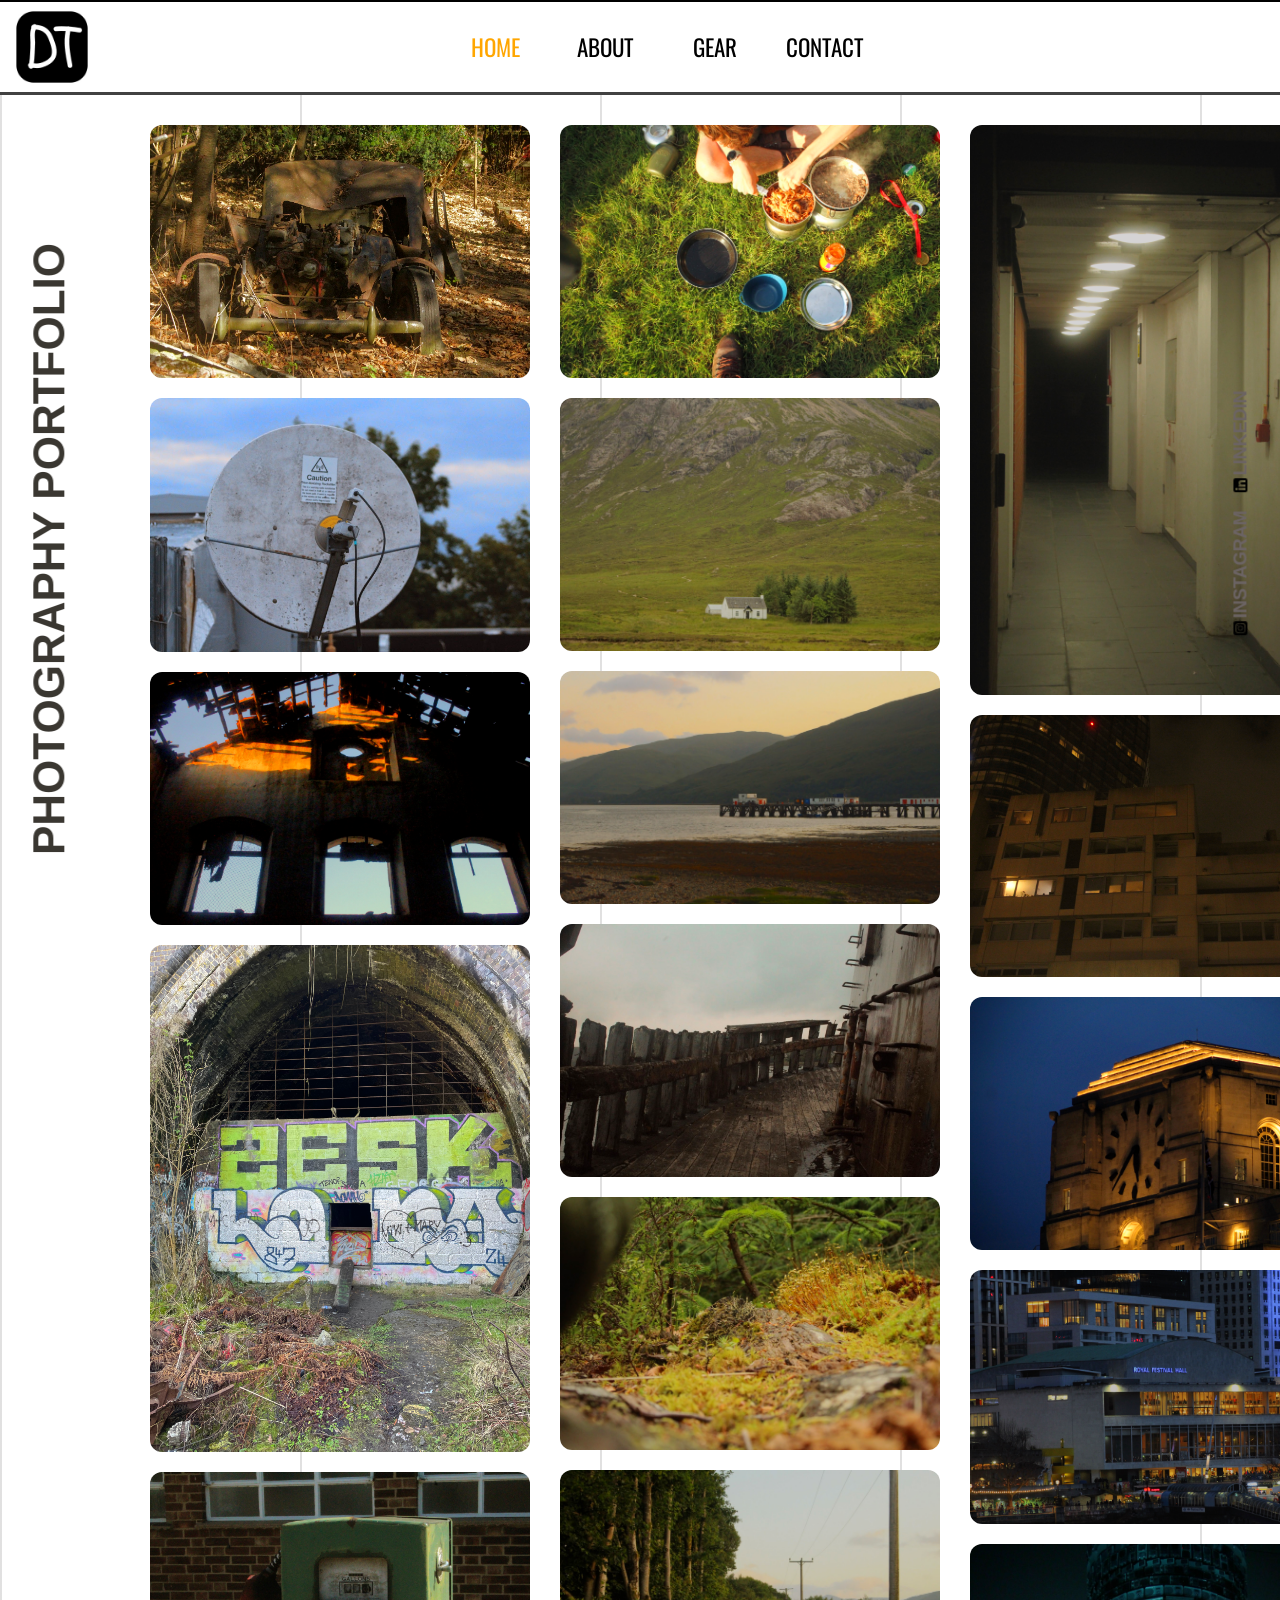
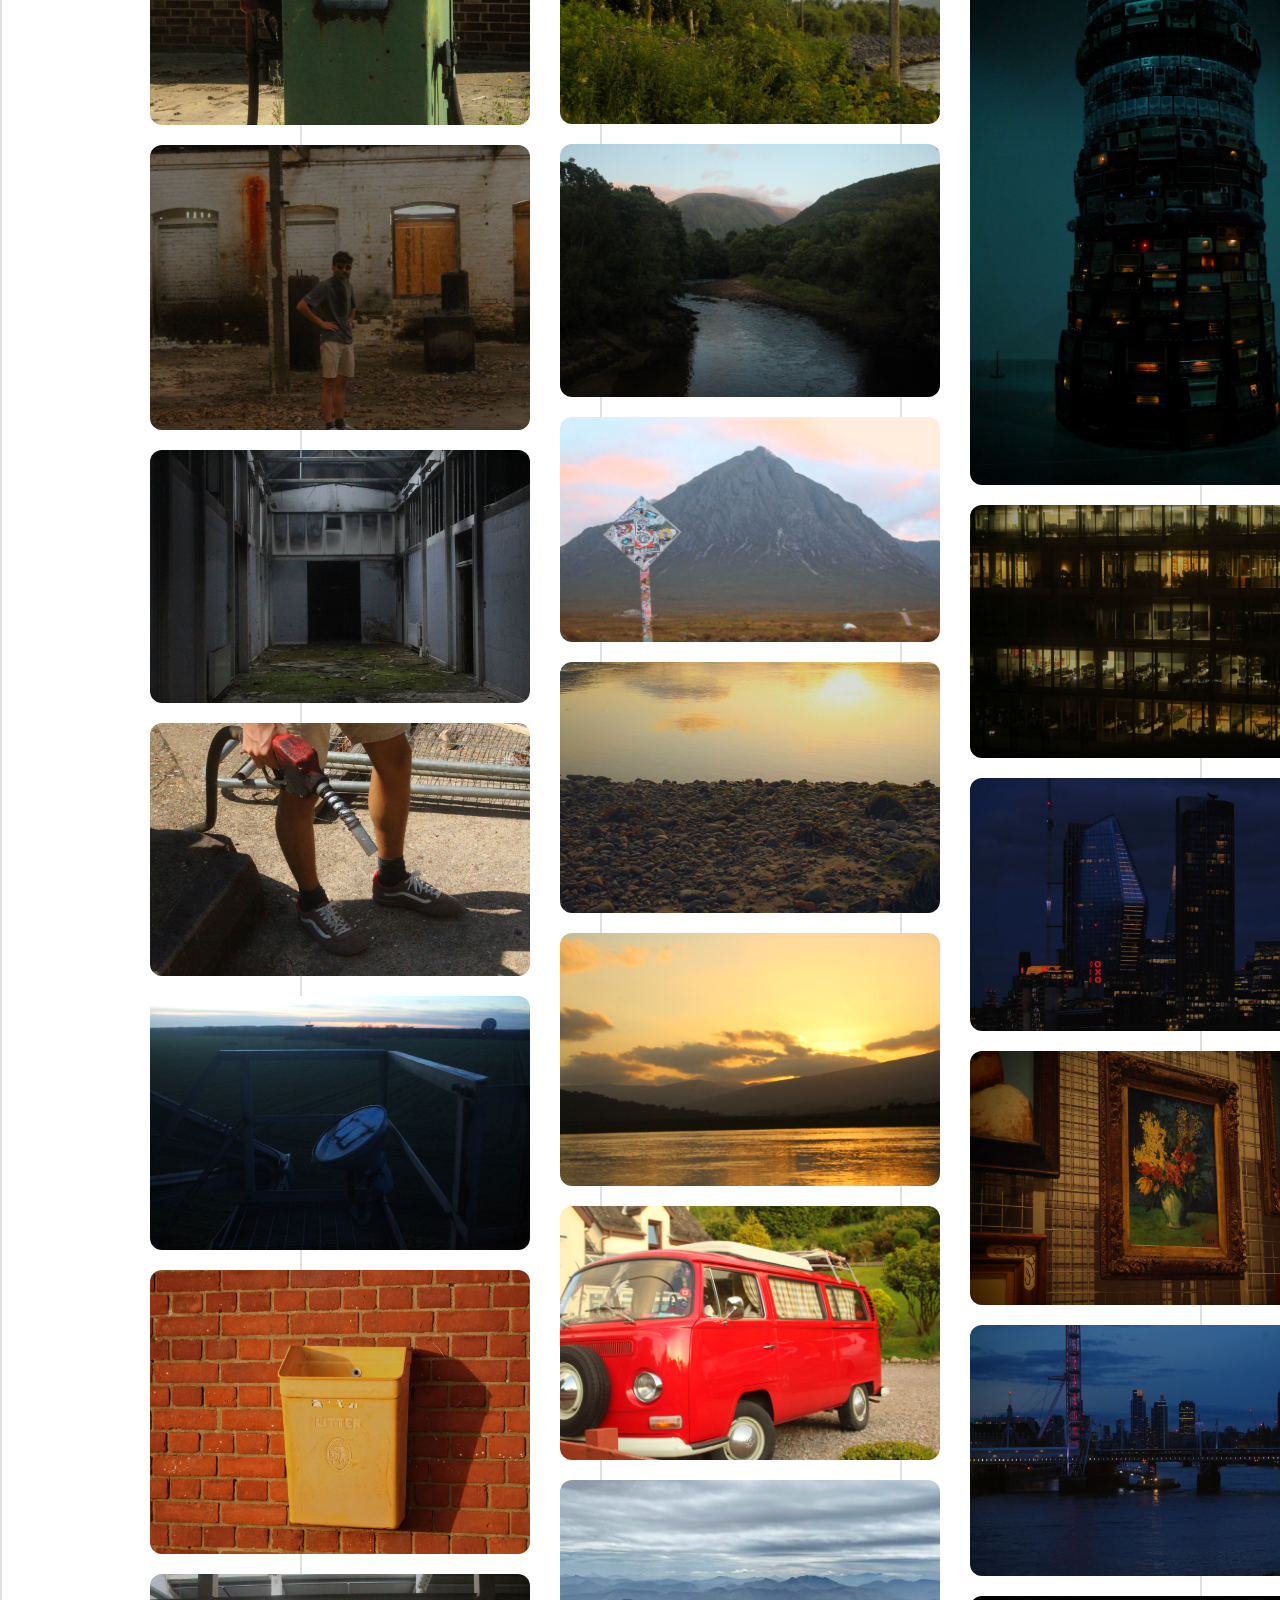
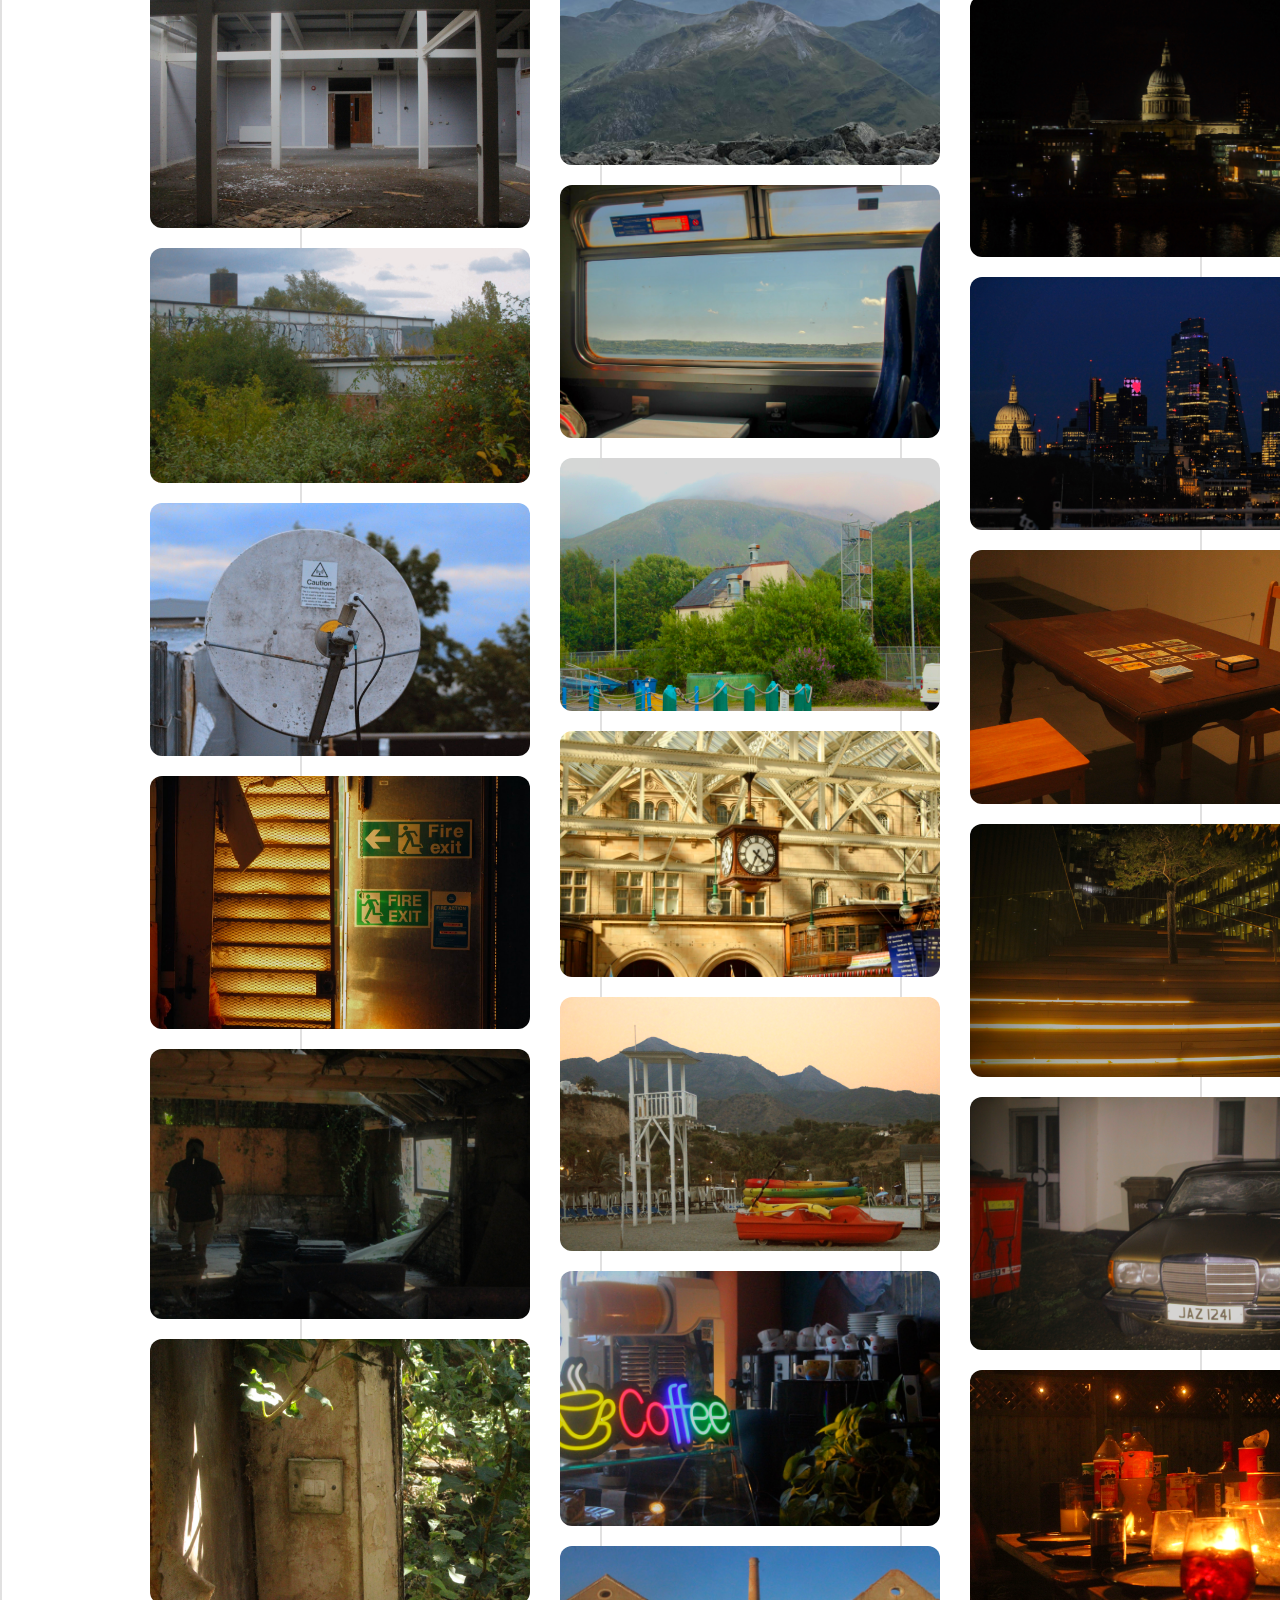
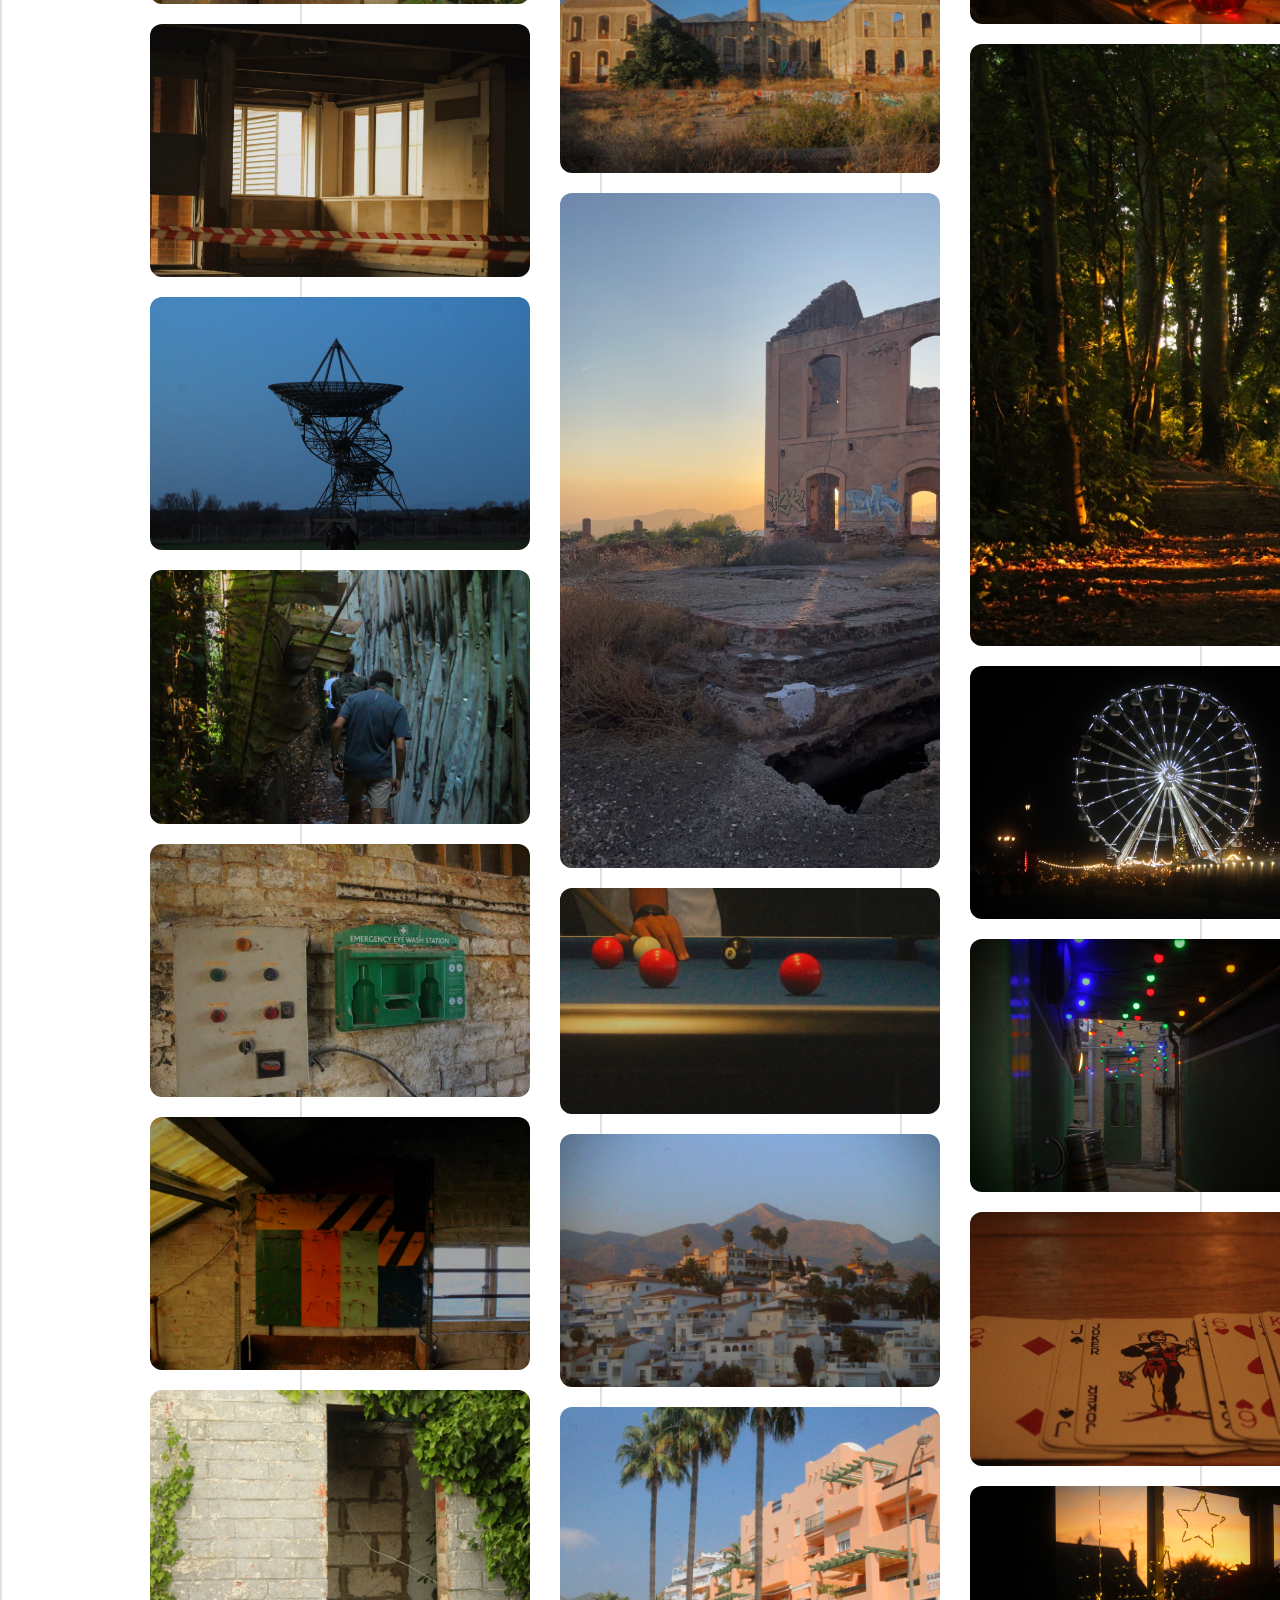
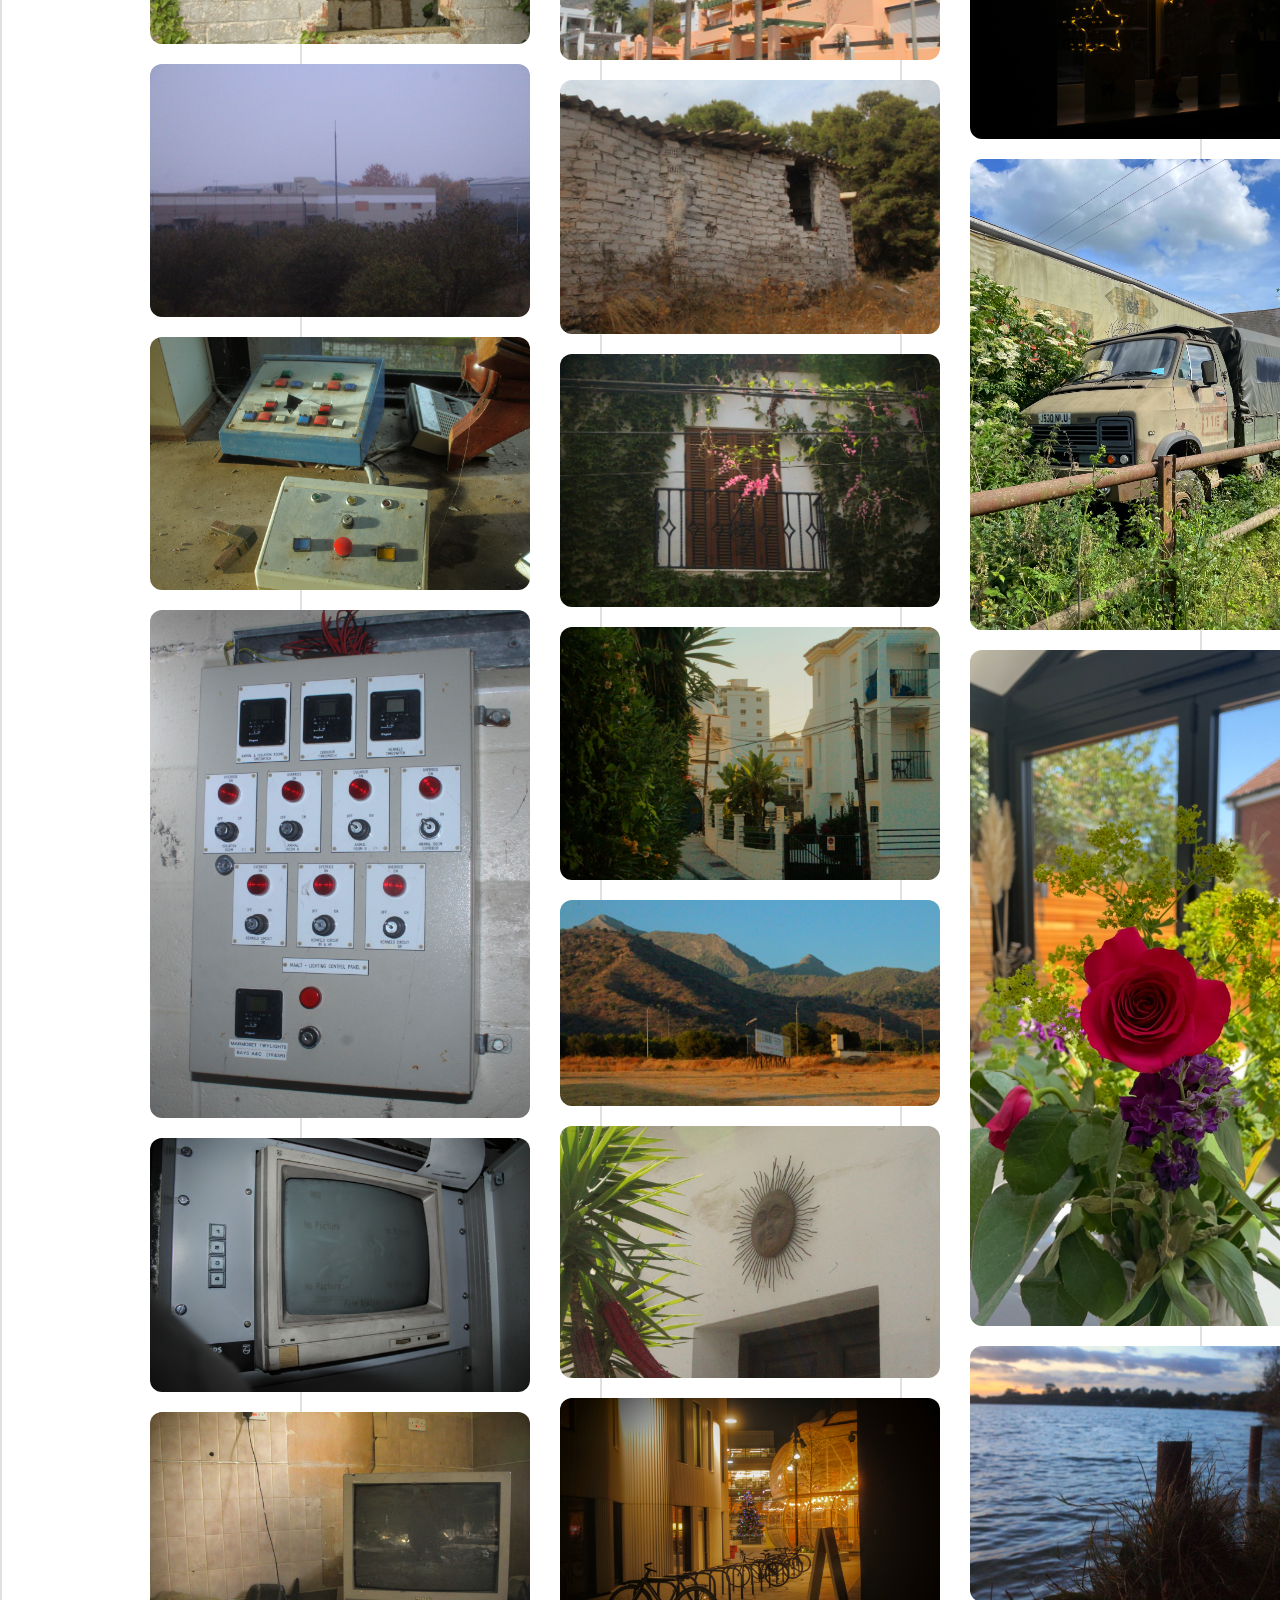
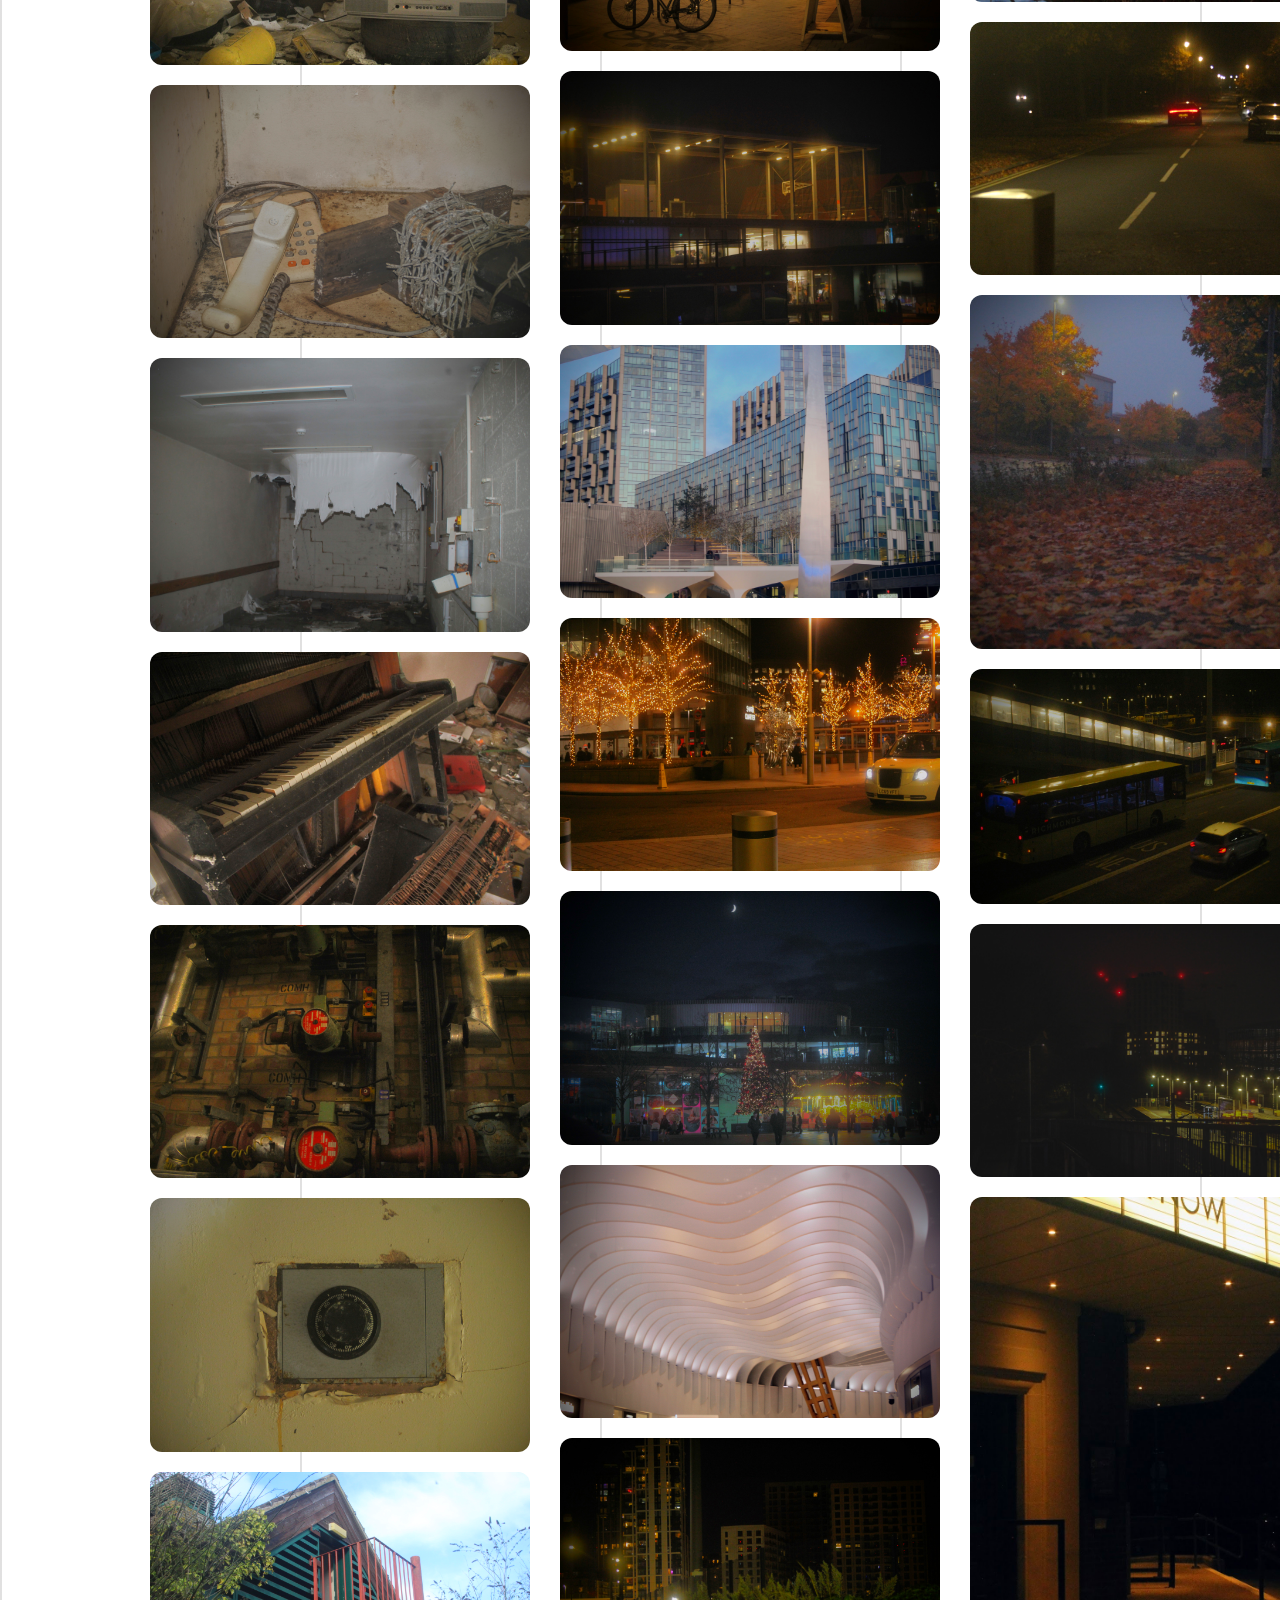
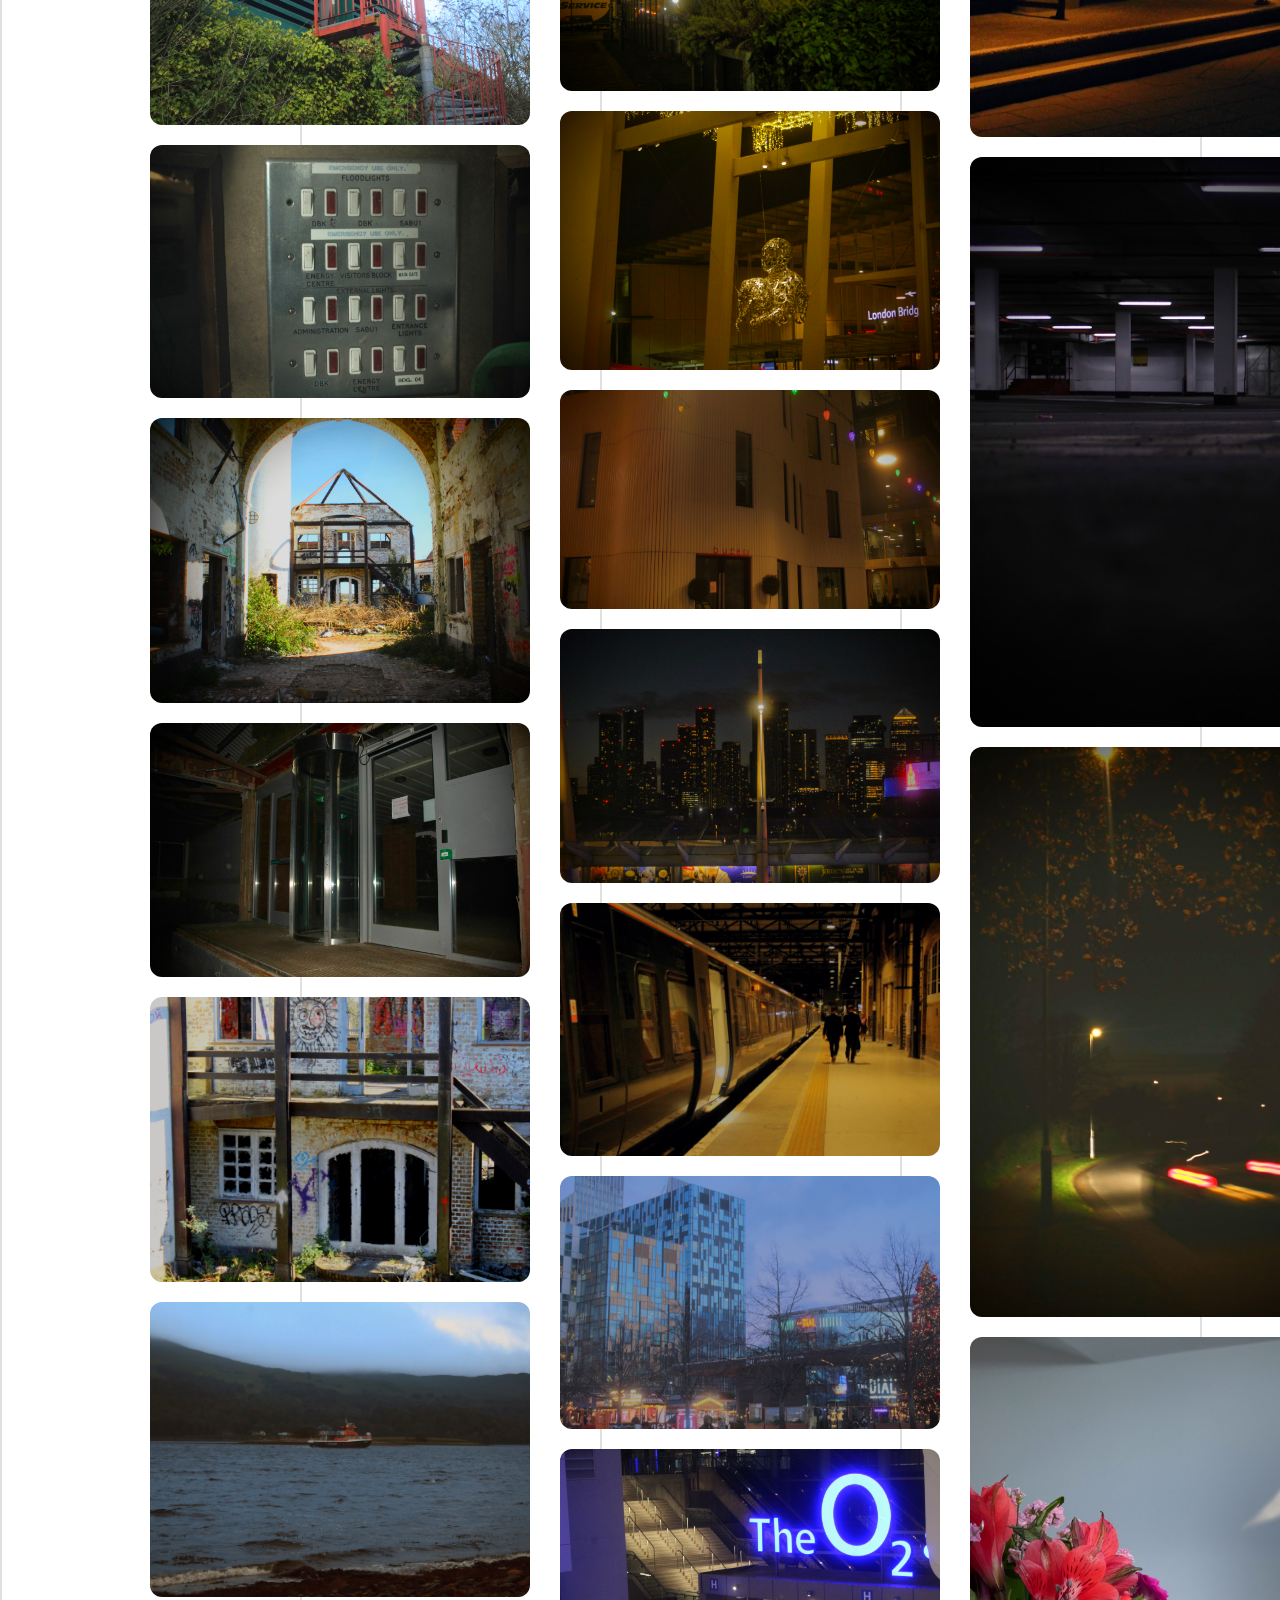
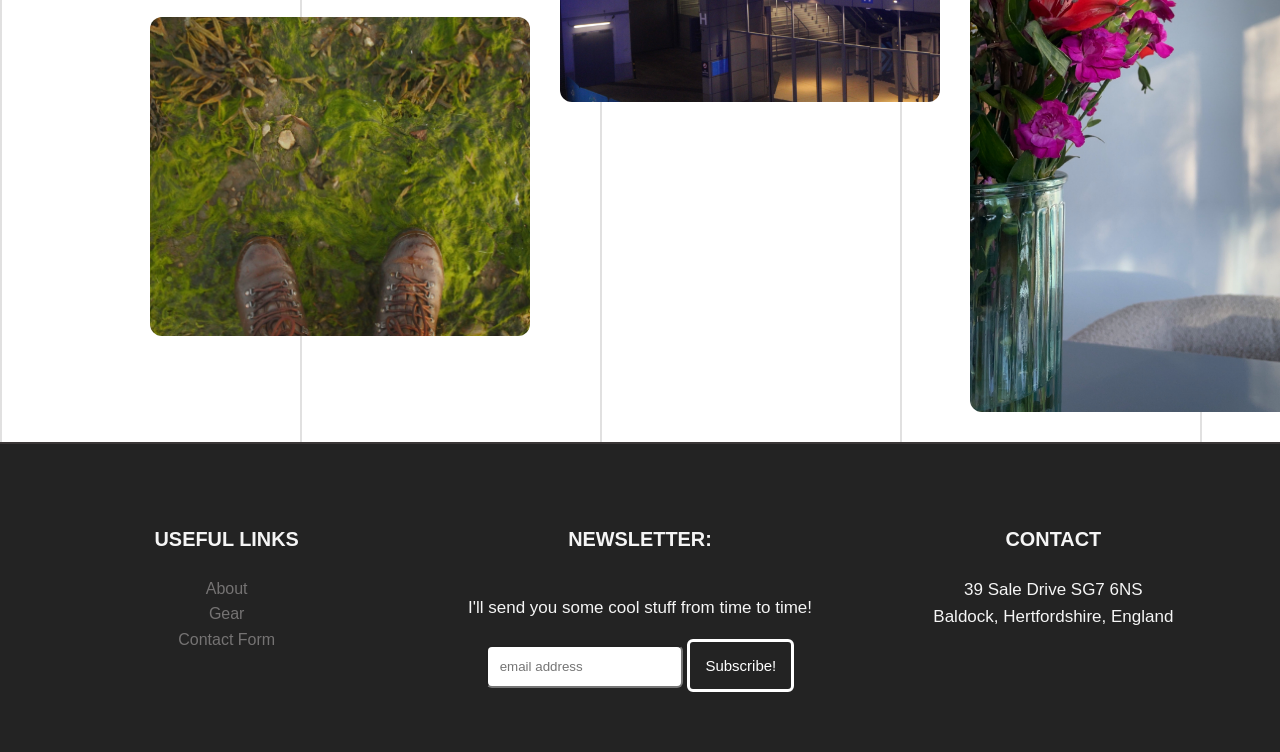
<file: index.html>
<!DOCTYPE html>
<html>
    <head>
        <meta charset="UTF-8"/>
        <link rel="stylesheet" href="style.css">
        <title>Photography Portfolio EPQ</title>
        <link rel="icon" type="image/x-icon" href="logos/favicon.jpg">
        <link rel="preconnect" href="https://fonts.googleapis.com">
        <link rel="preconnect" href="https://fonts.gstatic.com" crossorigin>
        <link href="https://fonts.googleapis.com/css2?family=Oswald:wght@200..700&display=swap" rel="stylesheet">
    </head>
<body>
<div class="side-socials">
  <a href="https://instagram.com/daxtek" target="_blank">
    <img src="logos/insta-dark.svg" alt="Instagram Icon" class="insta-icon">
    <b>INSTAGRAM</b>
  </a>
  <a href="https://www.linkedin.com/in/dax-tek-2087a03a9/" target="_blank">
    <img src="logos/linkedin.svg" alt="LinkedIn Icon" class="linkedin-icon">
    <b>LINKEDIN</b>
  </a>
</div>
<div class="side-title">
  <h1>PHOTOGRAPHY PORTFOLIO</h1>
</div>
<nav class="navbar">
  <a href="index.html"><img class="logo" src="logos/favicon.jpg" alt="Logo"></a>
  <ul>
    <li><a class="active" href="index.html"><p>HOME </p></a></li>
    <li><a href="about.html"><p>ABOUT</p></a></li>
    <li><a href="gear.html"><p>GEAR</p></a></li>
    <li><a href="contact.html"><p>CONTACT</p></a></li>
  </ul>
</nav>
<main>
<div class="gallery">
<div class="item"><img src="pics/urbex-car.PNG" onclick="FullView(this.src)"> </div>
<div class="item"><img src="pics/urbex-radiation.JPG" onclick="FullView(this.src)"> </div>
<div class="item"><img src="pics/urbex-spain-roof.JPG" onclick="FullView(this.src)"> </div>
<div class="item"><img src="pics/urbex-tunnel-entry.jpeg" onclick="FullView(this.src)"> </div>
<div class="item"><img src="pics/urbex-gas.JPG" onclick="FullView(this.src)"> </div>
<div class="item"><img src="pics/urbex-glasses.JPG" onclick="FullView(this.src)"> </div>
<div class="item"><img src="pics/urbex-hallway.JPG" onclick="FullView(this.src)"> </div>
<div class="item"><img src="pics/urbex-hand-gas.JPG" onclick="FullView(this.src)"> </div>
<div class="item"><img src="pics/urbex-light.JPG" onclick="FullView(this.src)"> </div>
<div class="item"><img src="pics/urbex-litter.JPG" onclick="FullView(this.src)"> </div>
<div class="item"><img src="pics/urbex-pillars.JPG" onclick="FullView(this.src)"> </div>
<div class="item"><img src="pics/urbex-school.JPG" onclick= "FullView(this.src)"> </div>
<div class="item"><img src="pics/urbex-radiation.JPG"onclick="FullView(this.src)"> </div>
<div class="item"><img src="pics/urbex-shutters.JPG"onclick="FullView(this.src)"></div>
<div class="item"><img src="pics/urbex-stacks.JPG"onclick="FullView(this.src)"></div>
<div class="item"><img src="pics/urbex-switch.JPG"onclick="FullView(this.src)"></div>
<div class="item"><img src="pics/urbex-tape.JPG"onclick="FullView(this.src)"></div>
<div class="item"><img src="pics/urbex-telescope.JPG"onclick="FullView(this.src)"></div>
<div class="item"><img src="pics/urbex-walk.JPG"onclick="FullView(this.src)"></div>
<div class="item"><img src="pics/urbex-wash.JPG"onclick="FullView(this.src)"></div>
<div class="item"><img src="pics/urbex-colours.jpg"onclick="FullView(this.src)"></div>
<div class="item"><img src="pics/urbex-paneless window.JPG" onclick="FullView(this.src)"></div>
<div class="item"><img src="pics/urbex-starwood-ext.JPG" onclick="FullView(this.src)"></div>
<div class="item"><img src="pics/urbex-control-gate.JPG" onclick="FullView(this.src)"></div>
<div class="item"><img src="pics/urbex-control-light.JPG" onclick="FullView(this.src)"></div>
<div class="item"><img src="pics/urbex-display.JPG" onclick="FullView(this.src)"></div>
<div class="item"><img src="pics/urbex-old-tv.JPG" onclick="FullView(this.src)"></div>
<div class="item"><img src="pics/urbex-phone.JPG" onclick="FullView(this.src)"></div>
<div class="item"><img src="pics/urbex-paint-melt.JPG" onclick="FullView(this.src)"></div>
<div class="item"><img src="pics/urbex-piano.JPG" onclick="FullView(this.src)"></div>
<div class="item"><img src="pics/urbex-pipes.JPG" onclick="FullView(this.src)"></div>
<div class="item"><img src="pics/urbex-safe.JPG" onclick="FullView(this.src)"></div>
<div class="item"><img src="pics/urbex-red-stairs.JPG" onclick="FullView(this.src)"></div>
<div class="item"><img src="pics/urbex-switches.JPG" onclick="FullView(this.src)"></div>
<div class="item"><img src="pics/urbex-dairy-farm.JPG" onclick="FullView(this.src)"></div>
<div class="item"><img src="pics/urbex-locked-door.JPG" onclick="FullView(this.src)"></div>
<div class="item"><img src="pics/urbex-dairy-inner.JPG" onclick="FullView(this.src)"></div>

<div class="item"><img src="pics/scotland-boat.jpg"onclick="FullView(this.src)"></div>
<div class="item"><img src="pics/scotland-boots.JPG"onclick="FullView(this.src)"></div>
<div class="item"><img src="pics/scotland-cook.JPG"onclick="FullView(this.src)"></div>
<div class="item"><img src="pics/scotland-cottage.JPG"onclick="FullView(this.src)"></div>
<div class="item"><img src="pics/scotland-docks.JPG"onclick="FullView(this.src)"></div>
<div class="item"><img src="pics/scotland-deck.jpeg"onclick="FullView(this.src)"></div>
<div class="item"><img src="pics/scotland-log.JPG" onclick="FullView(this.src)"></div>
<div class="item"><img src="pics/scotland-forest.JPG" onclick="FullView(this.src)"></div>
<div class="item"><img src="pics/scotland-river.JPG" onclick="FullView(this.src)"></div>
<div class="item"><img src="pics/scotland-mountain.JPG" onclick="FullView(this.src)"></div>
<div class="item"><img src="pics/scotland-rocks.jpeg" onclick="FullView(this.src)"></div>
<div class="item"><img src="pics/scotland-sea.JPG" onclick="FullView(this.src)"></div>
<div class="item"><img src="pics/scotland-van.JPG" onclick="FullView(this.src)"></div>
<div class="item"><img src="pics/scotland-mountain-view.jpg" onclick="FullView(this.src)"></div>
<div class="item"><img src="pics/scotland-train-window.JPG" onclick= "FullView(this.src)"></div>
<div class="item"><img src="pics/scotland-house-tower.JPG" onclick= "FullView(this.src)"></div>
<div class="item"><img src="pics/glasgow-station.JPG"onclick="FullView(this.src)"></div>


<div class="item"><img src="pics/spain-boats.JPG" onclick="FullView(this.src)"></div>
<div class="item"><img src="pics/spain-coffee.jpg" onclick="FullView(this.src)"></div>
<div class="item"><img src="pics/spain-factory.jpg" onclick="FullView(this.src)"></div>
<div class="item"><img src="pics/spain-ruins-sunset.JPG" onclick="FullView(this.src)"></div>
<div class="item"><img src="pics/spain-snooker.JPG" onclick="FullView(this.src)"></div>
<div class="item"><img src="pics/spain_houses.jpg" onclick="FullView(this.src)"></div>
<div class="item"><img src="pics/spain_palm.jpg" onclick="FullView(this.src)"></div>
<div class="item"><img src="pics/spain-shack.jpg" onclick="FullView(this.src)"></div>
<div class="item"><img src="pics/spain-flowers.jpg" onclick="FullView(this.src)"></div>
<div class="item"><img src="pics/spain-villas.JPG" onclick="FullView(this.src)"></div>
<div class="item"><img src="pics/spain-billboard.JPG" onclick= "FullView(this.src)"></div>
<div class="item"><img src="pics/spain-sun-decor.JPG" onclick= "FullView(this.src)"></div>


<div class="item"><img src="pics/london-ally.JPG" onclick= "FullView(this.src)"></div>
<div class="item"><img src="pics/london-basketball.JPG" onclick="FullView(this.src)"></div>
<div class="item"><img src="pics/london-buildings.JPG" onclick="FullView(this.src)"></div>
<div class="item"><img src="pics/london-lights.JPG" onclick="FullView(this.src)"></div>
<div class="item"><img src="pics/london-night-tree.JPG" onclick="FullView(this.src)"></div>
<div class="item"><img src="pics/london-o2-roof.JPG" onclick="FullView(this.src)"></div>
<div class="item"><img src="pics/london-plant-tower.JPG" onclick="FullView(this.src)"></div>
<div class="item"><img src="pics/london-sculpture.JPG" onclick="FullView(this.src)"></div>
<div class="item"><img src="pics/london-stripe-wall.JPG" onclick="FullView(this.src)"></div>
<div class="item"><img src="pics/london-towers.JPG" onclick="FullView(this.src)"></div>
<div class="item"><img src="pics/london-train.JPG" onclick= "FullView(this.src)"></div>
<div class="item"><img src="pics/london-xmas.JPG" onclick="FullView(this.src)"></div>
<div class="item"><img src="pics/london-o2.JPG" onclick="FullView(this.src)"></div>
<div class="item"><img src="pics/london-ally-2.JPG" onclick="FullView(this.src)"></div>
<div class="item"><img src="pics/london-apartments.JPG" onclick="FullView(this.src)"></div>
<div class="item"><img src="pics/london-clock.JPG" onclick="FullView(this.src)"></div>
<div class="item"><img src="pics/london-festival-hall.JPG" onclick="FullView(this.src)"></div>
<div class="item"><img src="pics/london-media-tower.JPG" onclick="FullView(this.src)"></div>
<div class="item"><img src="pics/london-offices.JPG" onclick="FullView(this.src)"></div>
<div class="item"><img src="pics/london-oxo.JPG" onclick="FullView(this.src)"></div>
<div class="item"><img src="pics/london-picasso-flowers.JPG" onclick="FullView(this.src)"></div>
<div class="item"><img src="pics/london-river-big-ben.JPG" onclick="FullView(this.src)"></div>
<div class="item"><img src="pics/london-st-paul.JPG" onclick="FullView(this.src)"></div>
<div class="item"><img src="pics/london-skyline.JPG" onclick="FullView(this.src)"></div>
<div class="item"><img src="pics/london-tarots.JPG" onclick="FullView(this.src)"></div>
<div class="item"><img src="pics/london-tree-stairs.JPG" onclick="FullView(this.src)"></div>

<div class="item"><img src="pics/baldock-car.JPG" onclick="FullView(this.src)"></div>
<div class="item"><img src="pics/baldock-drinks.JPG" onclick="FullView(this.src)"></div>
<div class="item"><img src="pics/hitchin-forest.jpg" onclick="FullView(this.src)"></div>
<div class="item"><img src="pics/cambs-ferris.JPG" onclick="FullView(this.src)"></div>
<div class="item"><img src="pics/cambs-light-ally.JPG" onclick= "FullView(this.src)"></div>
<div class="item"><img src="pics/joker-card.JPG" onclick= "FullView(this.src)"></div>
<div class="item"><img src="pics/yorkshire-window.JPG" onclick="FullView(this.src)"></div>
<div class="item"><img src="pics/unknown-military-car.jpeg" onclick="FullView(this.src)"></div>
<div class="item"><img src="pics/baldock-rose.JPG" onclick="FullView(this.src)"></div>
<div class="item"><img src="pics/fairfield-lagoon.JPG" onclick="FullView(this.src)"></div>
<div class="item"><img src="pics/letchworth-car.JPG" onclick="FullView(this.src)"></div>
<div class="item"><img src="pics/letchworth-autum-leaves.JPG" onclick="FullView(this.src)"></div>
<div class="item"><img src="pics/stevenage-bus.JPG" onclick="FullView(this.src)"></div>
<div class="item"><img src="pics/stevenage-construction.JPG" onclick="FullView(this.src)"></div>
<div class="item"><img src="pics/letchworth-cinema.jpg" onclick="FullView(this.src)"></div>
<div class="item"><img src="pics/letchworth-car-park.jpg" onclick="FullView(this.src)"></div>
<div class="item"><img src="pics/letchworth-speeding-car.jpg" onclick="FullView(this.src)"></div>
<div class="item"><img src="pics/baldock-flowers2.JPG" onclick="FullView(this.src)"></div>

</div>
<div id="FullScreenClick">
  <span id="Close" onclick="CloseFull()">&times;</span>
  <img id="FullImg">
</div>
<script src="script.js"></script>

</main>


<footer class="footer">
<div class="footer-columns">
  <div class="col-1">
    <h3>USEFUL LINKS</h3>
    <a href="about.html">About</a>
    <a href="gear.html">Gear</a>
    <a href="contact.html">Contact Form</a>
  </div>

  <div class="col-2">
    <h3>NEWSLETTER:</h3>
    <p>I'll send you some cool stuff from time to time!</p>
    <form class="newsletter-form">
      <input type="email" placeholder="email address">
      <button type="submit">Subscribe!</button>
    </form>
  </div>

  <div class="col-3">
    <h3>CONTACT</h3>
    <p>39 Sale Drive SG7 6NS <br> Baldock, Hertfordshire, England</p>
  </div>

</div>
</footer>
    </body>
</html>
</file>
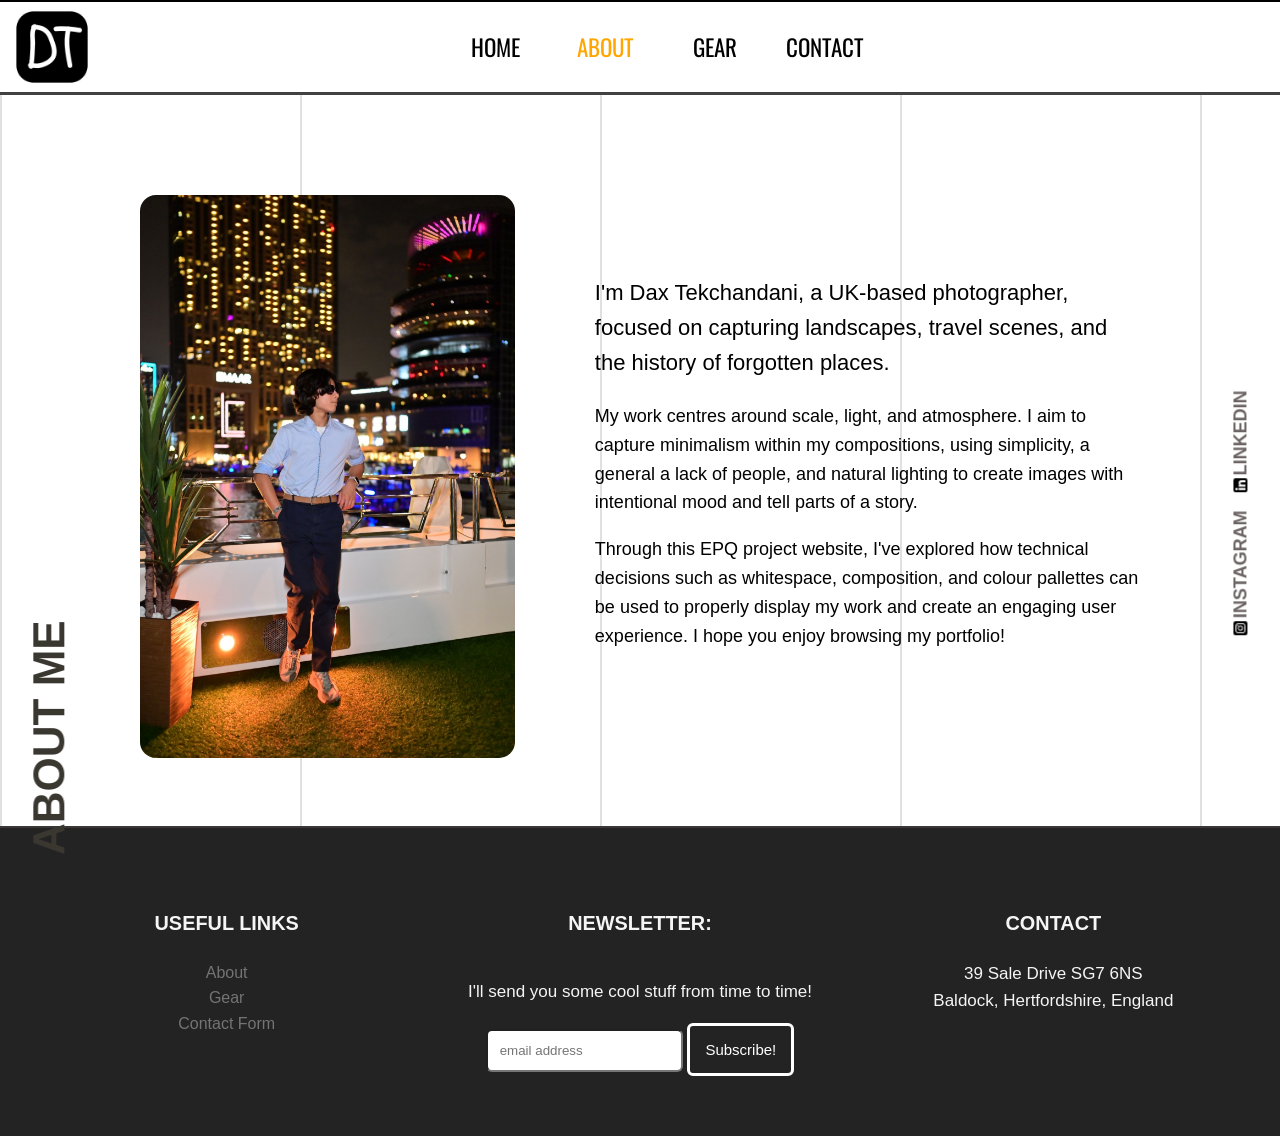
<file: about.html>
<!DOCTYPE html>
<html>
    <head>
        <meta charset="UTF-8"/>
        <link rel="stylesheet" href="style.css">
        <title>Photography Portfolio EPQ</title>
        <link rel="icon" type="image/x-icon" href="logos/favicon.jpg">
        <link rel="preconnect" href="https://fonts.googleapis.com">
        <link rel="preconnect" href="https://fonts.gstatic.com" crossorigin>
        <link href="https://fonts.googleapis.com/css2?family=Oswald:wght@200..700&display=swap" rel="stylesheet">
    </head>

<body>
<div class="side-socials">
  <a href="https://instagram.com/daxtek" target="_blank">
    <img src="logos/insta-dark.svg" alt="Instagram Icon" class="insta-icon">
    <b>INSTAGRAM</b>
  </a>
  <a href="https://www.linkedin.com/in/dax-tek-2087a03a9/" target="_blank">
    <img src="logos/linkedin.svg" alt="LinkedIn Icon" class="linkedin-icon">
    <b>LINKEDIN</b>
  </a>
</div>
<div class="side-title">
  <h1>ABOUT ME</h1>
</div>
<nav class="navbar">
  <a href="index.html"><img class="logo" src="logos/favicon.jpg" alt="Logo"></a>
  <ul>
    <li><a href="index.html"><p>HOME</p></a></li>
    <li><a class="active" href="about.html"><p>ABOUT</p></a></li>
    <li><a href="gear.html"><p>GEAR</p></a></li>
    <li><a href="contact.html"><p>CONTACT</p></a></li>
  </ul>
</nav>


<main>
  <section class="about-section">
    <div class="about-portrait">
      <img src="pics/dax-tek.JPG" alt="Dax Tek Portrait">
    </div>

    <div class="about-text">
      <p class="lead"> I'm Dax Tekchandani, a UK-based photographer, focused on capturing landscapes, travel scenes,
        and the history of forgotten places.</p>
      <p>My work centres around scale, light, and atmosphere. I aim to capture minimalism within my compositions, using simplicity,
        a general a lack of people, and natural lighting to create images with intentional mood and tell parts of a story.</p>
      <p>Through this EPQ project website, I've explored how technical decisions such as whitespace, composition, and colour
        pallettes can be used to properly display my work and create an engaging user experience. 
        I hope you enjoy browsing my portfolio!</p>
      </p>
    </div>
  </section>
</main>


<footer class="footer">
<div class="footer-columns">
  <div class="col-1">
    <h3>USEFUL LINKS</h3>
    <a href="about.html">About</a>
    <a href="gear.html">Gear</a>
    <a href="contact.html">Contact Form</a>
  </div>

  <div class="col-2">
    <h3>NEWSLETTER:</h3>
    <p>I'll send you some cool stuff from time to time!</p>
    <form class="newsletter-form">
      <input type="email" placeholder="email address">
      <button type="submit">Subscribe!</button>
    </form>
  </div>

  <div class="col-3">
    <h3>CONTACT</h3>
    <p>39 Sale Drive SG7 6NS <br> Baldock, Hertfordshire, England</p>
  </div>

</div>
</footer>

</body>
</html>
</file>
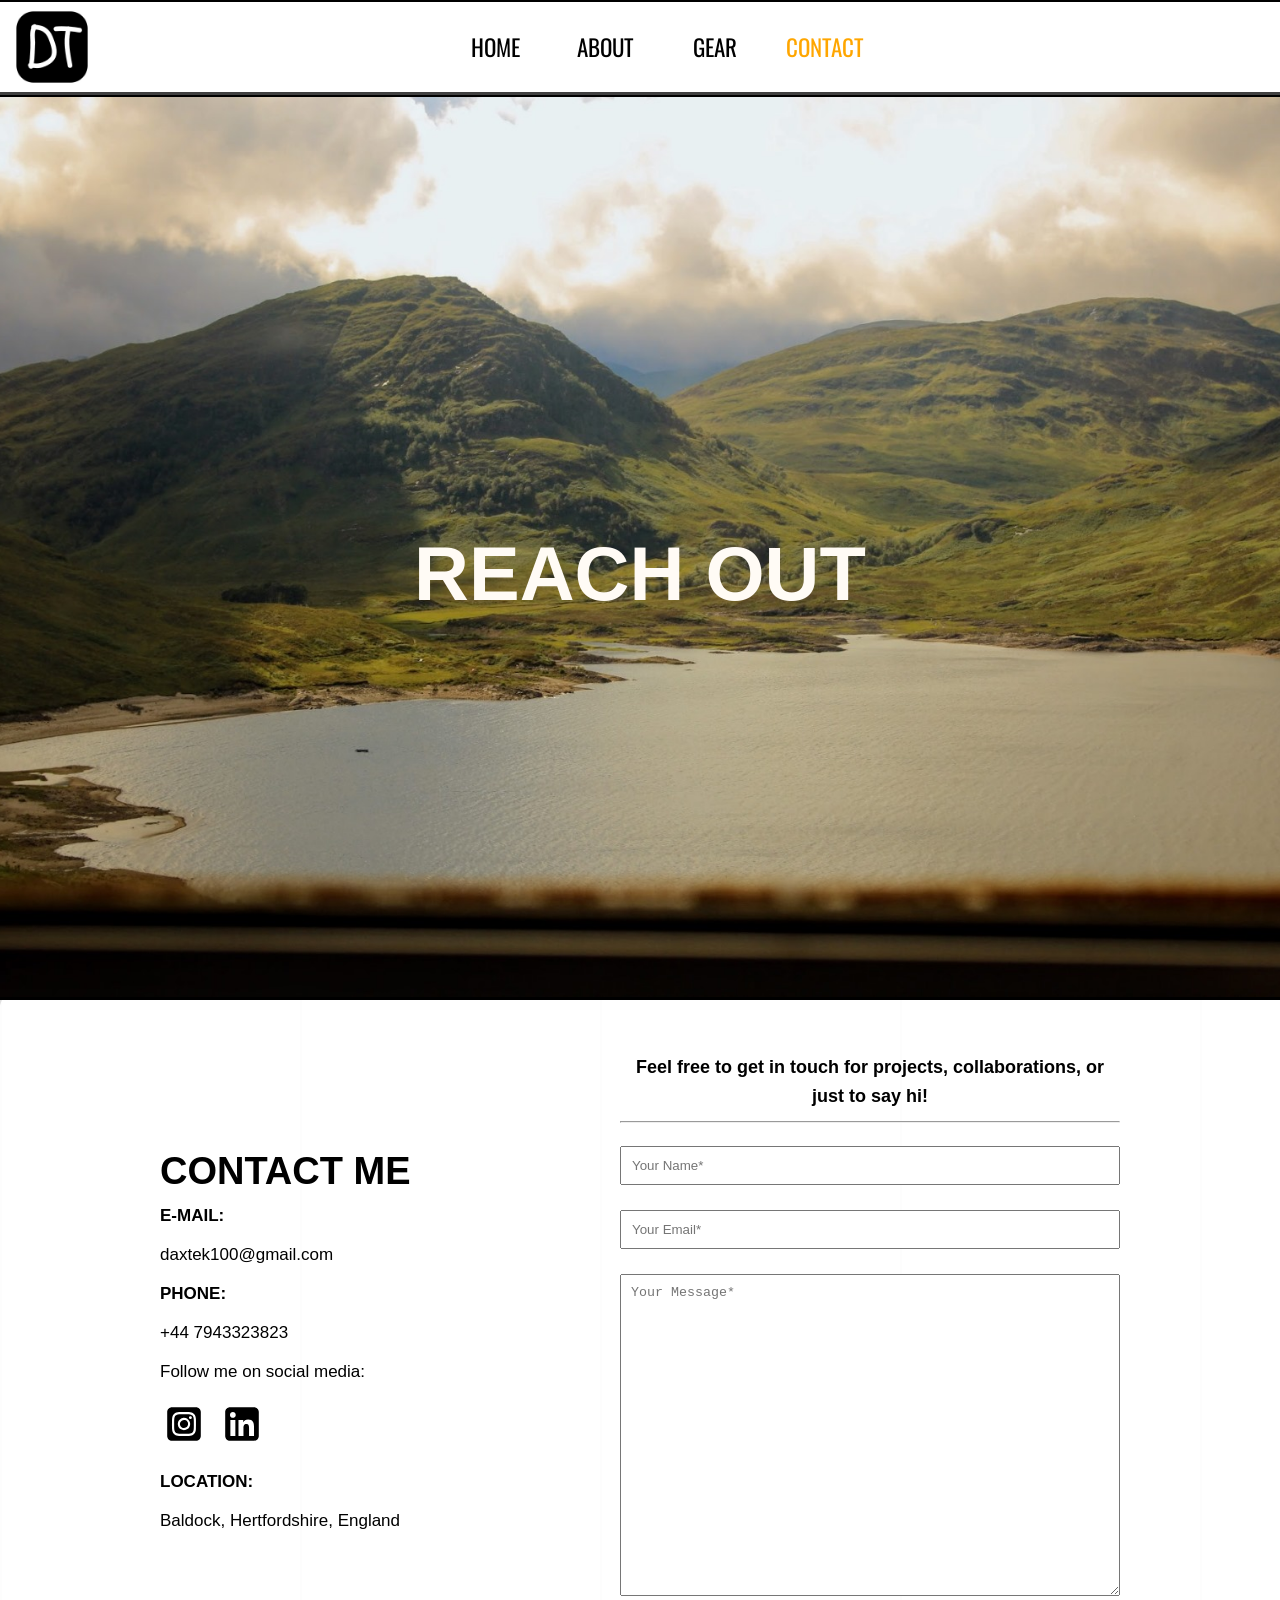
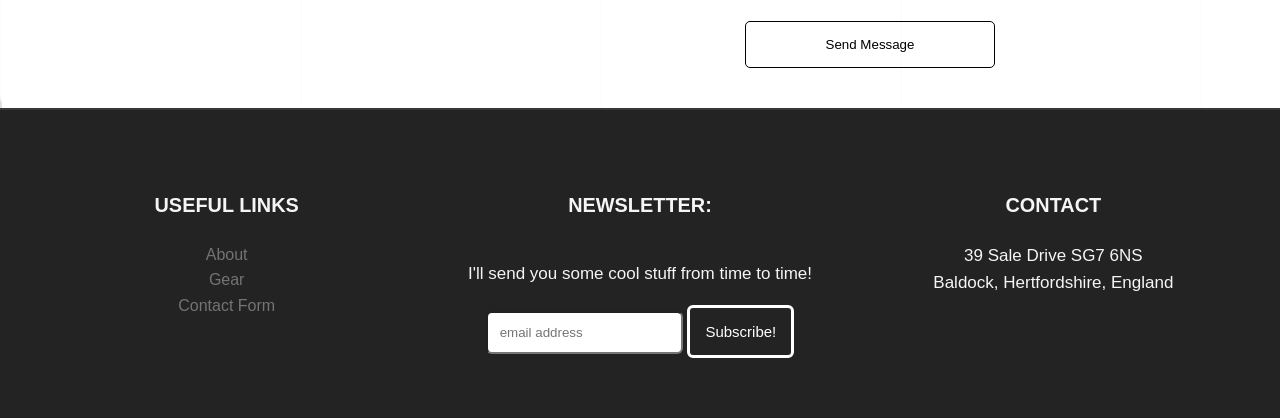
<file: contact.html>
<!DOCTYPE html>
<html>
    <head>
        <meta charset="UTF-8"/>
        <link rel="stylesheet" href="style.css">
        <title>Photography Portfolio EPQ</title>
        <link rel="icon" type="image/x-icon" href="logos/favicon.jpg">
        <link rel="preconnect" href="https://fonts.googleapis.com">
        <link rel="preconnect" href="https://fonts.gstatic.com" crossorigin>
        <link href="https://fonts.googleapis.com/css2?family=Oswald:wght@200..700&display=swap" rel="stylesheet">
    </head>
    
<body>
<div class="side-title">
  <h1>CONTACT</h1>
</div>

<nav class="navbar">
  <a href="index.html"><img class="logo" src="logos/favicon.jpg" alt="Logo"></a>
  <ul>
    <li><a href="index.html"><p>HOME</p></a></li>
    <li><a href="about.html"><p>ABOUT</p></a></li>
    <li><a href="gear.html"><p>GEAR</p></a></li>
    <li><a class="active" href="contact.html"><p>CONTACT</p></a></li>
  </ul>
</nav>

<section class="contact-hero">
  <img src="pics/scotland-train-mountain.JPG">
  <div class="overlay-text">
    <h1>REACH OUT</h1>
  </div>
</section>

<main>
<div class="contact-container">
  <div class="contact-wrapper">
    <div class="contact-info-sidebar">
      <h1><b>CONTACT ME</b></h1>
      <p><b>E-MAIL:</b></p>
      <p>daxtek100@gmail.com</p>
      <p><b>PHONE:</b></p>
      <p>+44 7943323823</p>
      <p>Follow me on social media:</p>
      <div class="social-links">
        <a href="https://instagram.com/daxtek" target="_blank">
          <img src="logos/insta-dark.svg" alt="Instagram Icon">
        </a>
        <a href="https://linkedin.com/in/dax-tek-2087a03a9/" target="_blank">
          <img src="logos/linkedin.svg" alt="LinkedIn Icon">
        </a>
      </div>
      <p><b>LOCATION:</b></p>
      <p>Baldock, Hertfordshire, England</p>
    </div>
    <div class="contact-form-container">
      <form action="https://api.web3forms.com/submit" method="POST" class="contact">
        <div class="contact-title">
          <p><b>Feel free to get in touch for projects, collaborations, or just to say hi!</b></p>
          <hr>
        </div>
        <input type="hidden" name="access_key" value="70855b98-8b2f-4b66-9bba-f206fac06d1a">
        <input type="text" name="name" placeholder="Your Name*" required>
        <input type="email" name="email" placeholder="Your Email*" required>
        <textarea name="message" rows="20" placeholder="Your Message*" required></textarea>
        <button class="button" type="submit">
          <span>Send Message</span>
        </button>
      </form>
    </div>
  </div>
</div>
</main>


<footer class="footer">
<div class="footer-columns">
  <div class="col-1">
    <h3>USEFUL LINKS</h3>
    <a href="about.html">About</a>
    <a href="gear.html">Gear</a>
    <a href="contact.html">Contact Form</a>
  </div>

  <div class="col-2">
    <h3>NEWSLETTER:</h3>
    <p>I'll send you some cool stuff from time to time!</p>
    <form class="newsletter-form">
      <input type="email" placeholder="email address">
      <button type="submit">Subscribe!</button>
    </form>
  </div>

  <div class="col-3">
    <h3>CONTACT</h3>
    <p>39 Sale Drive SG7 6NS <br> Baldock, Hertfordshire, England</p>
  </div>

</div>
</footer>
</body>
</html>
</file>
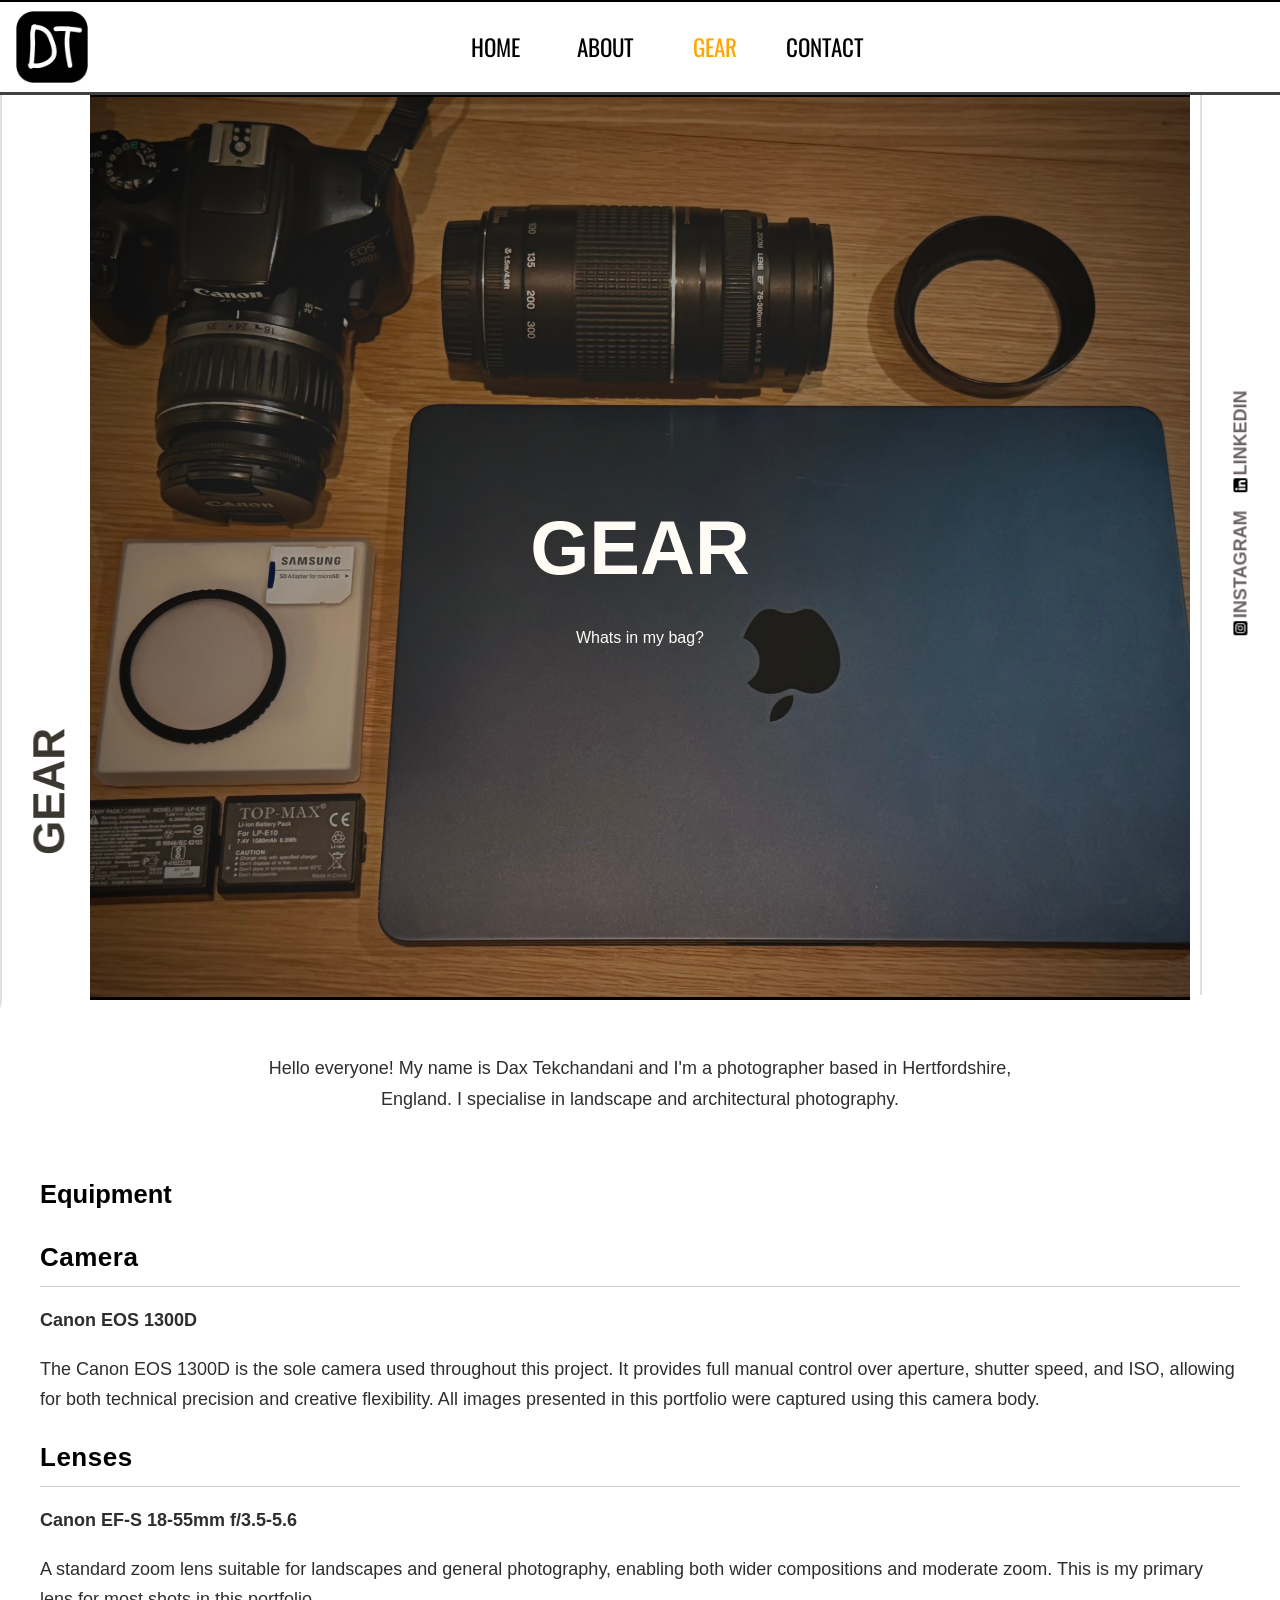
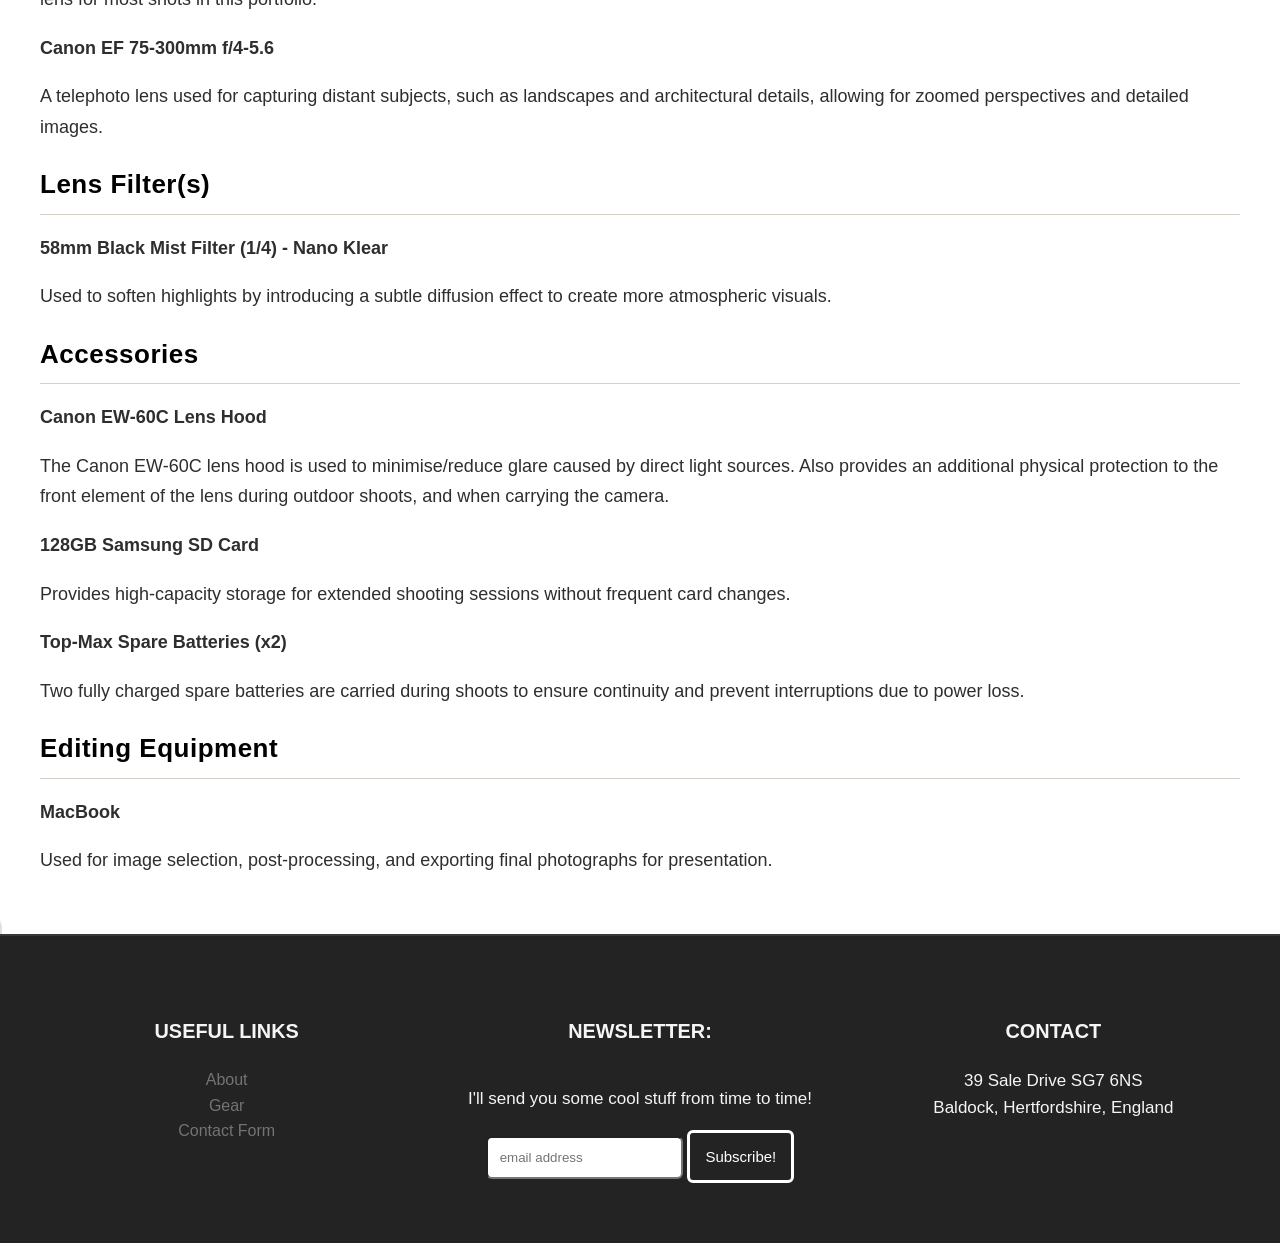
<file: gear.html>
<!DOCTYPE html>
<html>
    <head>
        <meta charset="UTF-8"/>
        <link rel="stylesheet" href="style.css">
        <title>Photography Portfolio EPQ</title>
        <link rel="icon" type="image/x-icon" href="logos/favicon.jpg">
        <link rel="preconnect" href="https://fonts.googleapis.com">
        <link rel="preconnect" href="https://fonts.gstatic.com" crossorigin>
        <link href="https://fonts.googleapis.com/css2?family=Oswald:wght@200..700&display=swap" rel="stylesheet">
    </head>
    
<body>
  <div class="side-socials">
  <a href="https://instagram.com/daxtek" target="_blank">
    <img src="logos/insta-dark.svg" alt="Instagram Icon" class="insta-icon">
    <b>INSTAGRAM</b>
  </a>
  <a href="https://www.linkedin.com/in/dax-tek-2087a03a9/" target="_blank">
    <img src="logos/linkedin.svg" alt="LinkedIn Icon" class="linkedin-icon">
    <b>LINKEDIN</b>
  </a>
</div>
<div class="side-title">
  <h1>GEAR</h1>
</div>

<nav class="navbar">
  <a href="index.html"><img class="logo" src="logos/favicon.jpg" alt="Logo"></a>
  <ul>
    <li><a href="index.html"><p>HOME</p></a></li>
    <li><a href="about.html"><p>ABOUT</p></a></li>
    <li><a class="active" href="gear.html"><p>GEAR</p></a></li>
    <li><a href="contact.html"><p>CONTACT</p></a></li>
  </ul>
</nav>

<section class="gear-hero">
  <img src="logos/gear.jpeg">
  <div class="overlay-text">
    <h1>GEAR</h1>
    <p>Whats in my bag?</p>
  </div>
</section>

<main>
<section class="gear-content">
  <div class="gear-intro">
    <p> Hello everyone! My name is Dax Tekchandani and I'm a photographer based in Hertfordshire, England.
      I specialise in landscape and architectural photography.</p>
  </div>

  <h1>Equipment</h1>

  <h2>Camera</h2>
  <p><b>Canon EOS 1300D</b></p>
  <p> The Canon EOS 1300D is the sole camera used throughout this project. 
    It provides full manual control over aperture, shutter speed, and ISO, 
    allowing for both technical precision and creative flexibility. 
    All images presented in this portfolio were captured using this camera body.</p>

  <h2>Lenses</h2>
  <p><b>Canon EF-S 18-55mm f/3.5-5.6</b></p>
  <p>A standard zoom lens suitable for landscapes and general photography, 
    enabling both wider compositions and moderate zoom. This is my primary lens for most shots in this portfolio.</p>

  <p><b>Canon EF 75-300mm f/4-5.6</b></p>
  <p>A telephoto lens used for capturing distant subjects, such as landscapes and architectural details,
    allowing for zoomed perspectives and detailed images.</p>

  <h2>Lens Filter(s)</h2>
  <p><b>58mm Black Mist Filter (1/4) - Nano Klear</b></p>
  <p>Used to soften highlights by introducing a subtle diffusion 
    effect to create more atmospheric visuals.</p>

<h2>Accessories</h2>

<p><b>Canon EW-60C Lens Hood</b></p>
<p>The Canon EW-60C lens hood is used to minimise/reduce
  glare caused by direct light sources. Also provides an
  additional physical protection to the front element of the lens
  during outdoor shoots, and when carrying the camera.</p>

  <p><b>128GB Samsung SD Card</b></p>
  <p>Provides high-capacity storage for extended shooting sessions without 
    frequent card changes.</p>

  <p><b>Top-Max Spare Batteries (x2)</b></p>
  <p>Two fully charged spare batteries are carried during shoots to ensure 
    continuity and prevent interruptions due to power loss.</p>

  <h2>Editing Equipment</h2>
  <p><b>MacBook</b></p>
  <p> Used for image selection, post-processing, and exporting final photographs 
    for presentation. </p>

</section>
</main>


<footer class="footer">
<div class="footer-columns">
  <div class="col-1">
    <h3>USEFUL LINKS</h3>
    <a href="about.html">About</a>
    <a href="gear.html">Gear</a>
    <a href="contact.html">Contact Form</a>
  </div>

  <div class="col-2">
    <h3>NEWSLETTER:</h3>
    <p>I'll send you some cool stuff from time to time!</p>
    <form class="newsletter-form">
      <input type="email" placeholder="email address">
      <button type="submit">Subscribe!</button>
    </form>
  </div>

  <div class="col-3">
    <h3>CONTACT</h3>
    <p>39 Sale Drive SG7 6NS <br> Baldock, Hertfordshire, England</p>
  </div>

</div>
</footer>
</body>
</html>
</file>
<file: style.css>
body {
    margin: 0;
    max-width: 100%;
    display: flex;
    flex-direction: column;
    font-size: 17px;
    line-height: 1.6;
    padding: 0;
    overflow-x: hidden;
    min-height: 100vh;
    font-family: Arial, Helvetica, sans-serif;

    background-image:
    linear-gradient(to right, rgba(57, 54, 54, 0.153) 2px, transparent 1px);
    background-size: 300px 100%;
}
main {
  flex: 1;
}

/* Side decor */
.side-title {
  position: fixed;
  top: 95%;
  left: 50px;
  transform: translateY(-50%) rotate(-90deg);
  transform-origin: left center;
  font-size: 22px;
  color: #3a3731;
  text-decoration: line;
}
.side-socials a {
  display: flex;
  align-items: center;
  margin-bottom: 10px;
  text-decoration: none;
  color: #6b6363;
  transition: 0.5s;
}
.side-socials {
  position: fixed;
  right: -90px;
  top: 55%;
  transform: rotate(270deg);
  font-size: 18px;
  z-index: 2;
  display: flex;
  flex-direction: row;
  gap: 15px;
}
.side-socials a:hover {
  color: #000000;
}
.insta-icon {
  width: auto;
  height: 20px;
  vertical-align: middle;
}
.linkedin-icon {
  width: auto;
  height: 20px;
  vertical-align: middle;
}

/* Gallery */
.gallery {
  margin-top: 100px;
  column-count: 3;
  column-gap: 30px;
  margin: 30px auto;
  margin-left: 150px;
  max-width: 1200px;
  width: 100%;
  padding: 0;
  z-index: 0;
}
.item {
  filter:saturate(120%);
  break-inside: avoid;
  margin-bottom: 20px;
}
.item img {
  width: 100%;
  height: auto;
  display: block;
  border-radius: 12px;
}
/* Navbar */
.navbar {
  background-color: #ffffff;
  border-bottom: solid 3px #000000be;
  border-top: 2px solid #000000;
  width: 100%;
  height: 90px;
  position: sticky;
  top: 0;
  display: flex;
  align-items: center;
  z-index: 5;
}
.logo {
    position: absolute;
    height: 80px;
    left: 12px;
    top: 5px;
}
ul {
  display: grid;
  grid-template-columns: repeat(4, 1fr);
  max-width: 1200px;
  margin: 0 auto;
  list-style: none;
}

li {
  display: flex;
  justify-content: center;
  align-items: center;
}

li a {
  color: #000000;              
  font-size: 23px;
  padding: 10px 16px;
  font-family: 'Oswald', sans-serif;
  text-align: center; 
  text-decoration: none;     
  transition: color 0.4s;    
}
li a:hover {
    color: #ffda96;
    cursor: pointer;
}
.active {
    color: #ffa600;
}

/* Gallery features - greyscaling and fullscreening */
.item img {
  filter: grayscale(0%);
  transition: filter 0.1s, transform 0.1s;
}

.item img:hover {
  cursor: pointer;
  filter: brightness(75%);
  filter: grayscale(80%);
}

#FullScreenClick {
  position: fixed;
  top: 0;
  left: 0;
  width: 100%;
  height: 100%;
  background-color: rgba(76, 70, 70, 0.901);
  display: none;
  text-align: center;
  z-index: 5;
}

#FullImg {
  padding: 20px;
  max-width: 90%;
  max-height: 90%;
  border-radius: 30px;
  margin-top: 30px;
}

#Close {
  position: fixed;
  top: 20px;
  right: 40px;
  font-size: 40px;
  color: #ffffff;
  cursor: pointer;
}

/* About Page */
.about-header {
  text-align: center;
  padding: 100px 0;
}

.about-header h1 {
  font-size: 70px;
  letter-spacing: 2px;
  margin: 0;
}

.about-section {
  display: flex;
  gap: 80px;
  max-width: 1000px;
  margin: auto;
  align-items: center;
  padding: 80px 0;
}

.about-portrait img {
  width: 100%;
  object-fit: cover;
  border-radius: 16px;
  position: relative;
  top: 20px;
}

.about-text .lead {
  font-size: 22px;
  font-weight: 500;
}

.about-text p {
  font-size: 18px;
  line-height: 1.6;
}

/* Gear Page */
.overlay-text {
  position: absolute;
  top: 50%;
  left: 50%;
  transform: translate(-50%, -50%);
  text-align: center;
  color: #fffbf5;
}

.overlay-text h1 {
  font-size: 76px;
  margin-bottom: 5px;
  font: sans-serif;
}
.overlay-text p {
  font-size: 16px;
  font-weight: 500;
}
.gear-hero {
  position: relative;
  width: 100%;
  height: 100vh;
  z-index: 2;
}
.gear-hero img {
  width: 86%;
  height: 100%;
  object-fit: cover;
  display: block;
  margin: 0 auto;
  border-bottom: solid 3px #000000;
  border-top: 2px solid #000000;
}

/* Gear Content Section */
.gear-intro {
  max-width: 800px;
  margin: 0 auto 60px auto;
  text-align: center;
}

.gear-intro p {
  font-size: 20px;
  line-height: 1.8;
  color: #333;
  font-weight: 400;
}

.gear-content {
  display: block;
  margin: 0px auto;
  max-width: 1200px;
  padding: 40px;
  background-color: #ffffff;
  border-radius: 16px;
}

.gear-content h2 {
  font-size: 26px;
  margin-bottom: 15px;
  border-bottom: 1px solid #d6d0c8;
  padding-bottom: 8px;
  letter-spacing: 0.5px;
}

.gear-content p {
  font-size: 18px;
  line-height: 1.7;
  margin-bottom: 18px;
  color: #2e2e2e;
}

/* Contact Page */
.contact-hero {
  position: relative;
  width: 100%;
  height: 100vh;
}

.contact-hero img {
  width: 100%;
  height: 100%;
  object-fit: cover;
  display: block;
  border-bottom: solid 3px #000000;
  border-top: 2px solid #000000;
}

.contact-container {
  display: flex;
  justify-content: center;
  align-items: center;
  flex-direction: column;
  background-color: rgba(255, 255, 255, 0.95);
  border-radius: 12px;
  padding: 40px;
  z-index: 1; 
}
.contact .button {
  align-self: center;
  width: 250px;
}

.contact {
  width: 100%;
  max-width: 500px;
  display: flex;
  flex-direction: column;
  gap: 15px;
  border-radius: 6px;
}

.contact-title p {
  text-align: center;
  margin-bottom: 10px;
  font-size: 18px;
}

.contact input,
.contact textarea {
  padding: 10px;       
  margin-bottom: 10px;
}

/* Fancy Button */
.button {
  border-radius: 5px;
  position: relative;
  background-color: transparent;
  color: #000000;
  border: 1px solid #000000;
  padding: 15px 20px;
  cursor: pointer;
  overflow: hidden;
}
.button span {
  position: relative;
  z-index: 2;
}

.button::after {
  content: "";
  inset: 0;
  position: absolute;
  background-color: #000000;
  transform: scaleY(0);
  transform-origin: center;
  transition: transform 0.2s ease-out;
  z-index: 1;
}
.button:hover::after {
  transform: scaleY(1);
}
.button:hover {
  color: white;
}

/* Contact info */
.contact-wrapper {
  display: flex;
  gap: 60px;
  max-width: 1000px;
  align-items: center;
}

.contact-info-sidebar {
  font-size: 17px;  
  min-width:400px;
  line-height: 1.3;
}
.contact-info-sidebar h1 {
  margin: 0;
  font-size: 38px;
  line-height: 0.9;
}
.social-links {
  display: flex;
  gap: 10px;
}
.social-links a img {
  width: 48px;
  height: 48px;
  vertical-align: center;
}

/* Footer */
.footer {
  width: 100%;
  height: auto;
  background-color: #232323;
  color: #f5f5f5;
  border-top: 2px solid #4e474792;
  padding: 60px 20px;
  text-align: center;
  box-sizing: border-box;
}

.footer-columns {
  display: grid;
  grid-template-columns: repeat(3, 1fr);
}

.footer a {
  color: #757373;
  text-decoration: none;
  font-size: 16px;
  transition: 0.3s;
  text-align: center;
  display: flex;
  flex-direction: column;
}

.footer a:hover {
  color: #ffffff;
}

.footer h3,
.footer p {
  color: #f5f5f5;
}

/* Newsletter formatting */
.footer .col-2 {
  display: flex;
  flex-direction: column;
  align-items: center;
  gap: 1px;
}

.newsletter-form input {
  padding: 12px;
  border-radius: 6px;
}

.newsletter-form button {
  padding: 15px;
  border-radius: 6px;
  border: solid #ffffff;
  background: transparent;
  color: white;
  cursor: pointer;
  transition: 0.3s;
  font-size: 15px;
}

.newsletter-form button:hover {
  background: white;
  color: black;
}

.copyright-text {
  font-size: 14px;
  margin-top: 40px;
}
</file>
